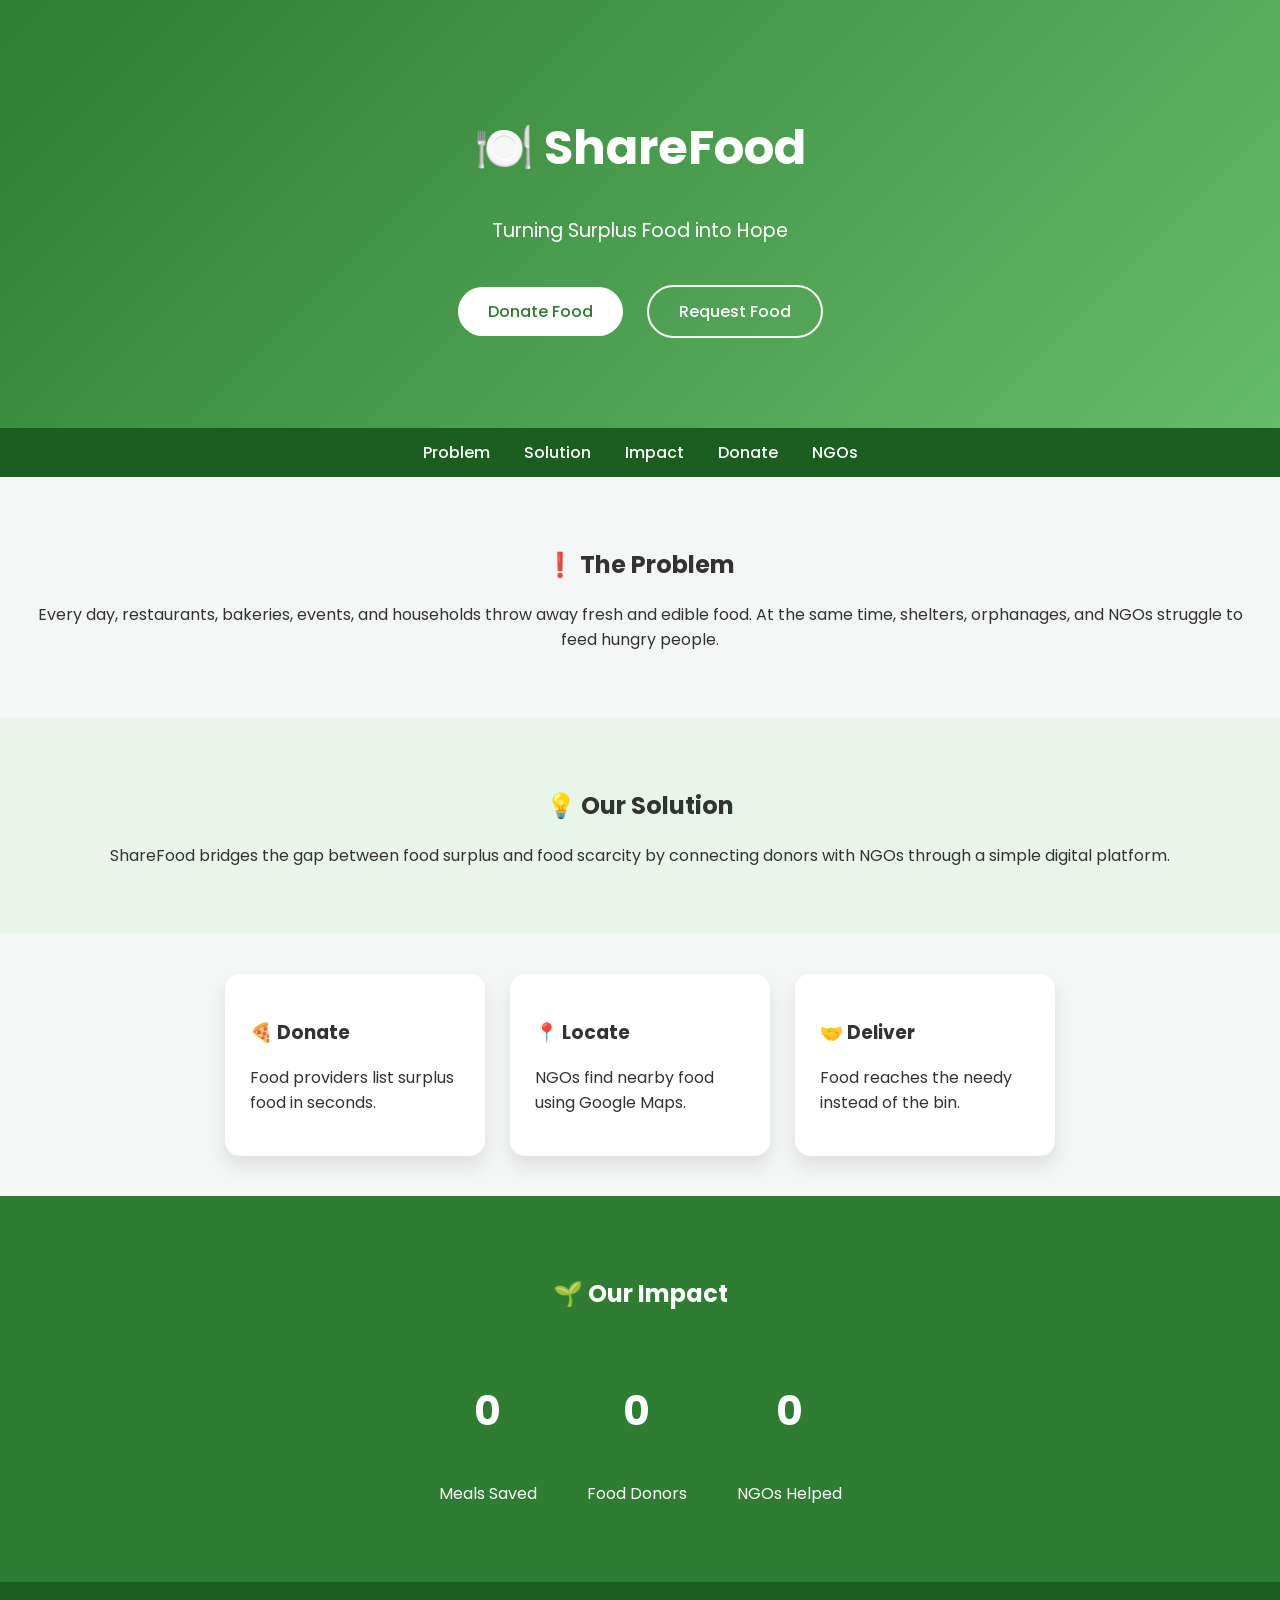
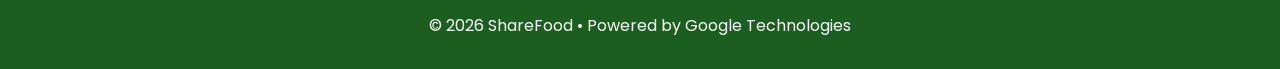
<file: index.html>
<!DOCTYPE html>
<html lang="en">
<head>
    <meta charset="UTF-8">
    <title>ShareFood | Feed People, Not Bins</title>

    <!-- Google Font -->
    <link href="https://fonts.googleapis.com/css2?family=Poppins:wght@300;500;700&display=swap" rel="stylesheet">

    <link rel="stylesheet" href="style.css">
</head>
<body>

<!-- HERO -->
<header class="hero">
    <div class="hero-content">
        <h1>🍽️ ShareFood</h1>
        <p class="tagline">Turning Surplus Food into Hope</p>

        <div class="hero-buttons">
            <a href="donate.html" class="btn primary">Donate Food</a>
            <a href="request.html" class="btn secondary">Request Food</a>
        </div>
    </div>
</header>

<!-- NAV -->
<nav class="navbar">
    <a href="#problem">Problem</a>
    <a href="#solution">Solution</a>
    <a href="#impact">Impact</a>
    <a href="donate.html">Donate</a>
    <a href="request.html">NGOs</a>
</nav>

<!-- PROBLEM -->
<section id="problem" class="section">
    <h2>❗ The Problem</h2>
    <p>
        Every day, restaurants, bakeries, events, and households throw away
        fresh and edible food. At the same time, shelters, orphanages, and NGOs
        struggle to feed hungry people.
    </p>
</section>

<!-- SOLUTION -->
<section id="solution" class="section light">
    <h2>💡 Our Solution</h2>
    <p>
        ShareFood bridges the gap between food surplus and food scarcity by
        connecting donors with NGOs through a simple digital platform.
    </p>
</section>

<!-- HOW IT WORKS -->
<section class="cards">
    <div class="card">
        <h3>🍕 Donate</h3>
        <p>Food providers list surplus food in seconds.</p>
    </div>
    <div class="card">
        <h3>📍 Locate</h3>
        <p>NGOs find nearby food using Google Maps.</p>
    </div>
    <div class="card">
        <h3>🤝 Deliver</h3>
        <p>Food reaches the needy instead of the bin.</p>
    </div>
</section>

<!-- IMPACT -->
<section id="impact" class="impact">
    <h2>🌱 Our Impact</h2>

    <div class="impact-box">
        <div>
            <h3 id="meals">0</h3>
            <p>Meals Saved</p>
        </div>
        <div>
            <h3 id="donors">0</h3>
            <p>Food Donors</p>
        </div>
        <div>
            <h3 id="ngos">0</h3>
            <p>NGOs Helped</p>
        </div>
    </div>
</section>

<footer>
    <p>© 2026 ShareFood • Powered by Google Technologies</p>
</footer>

<script src="script.js"></script>
</body>
</html>
</file>
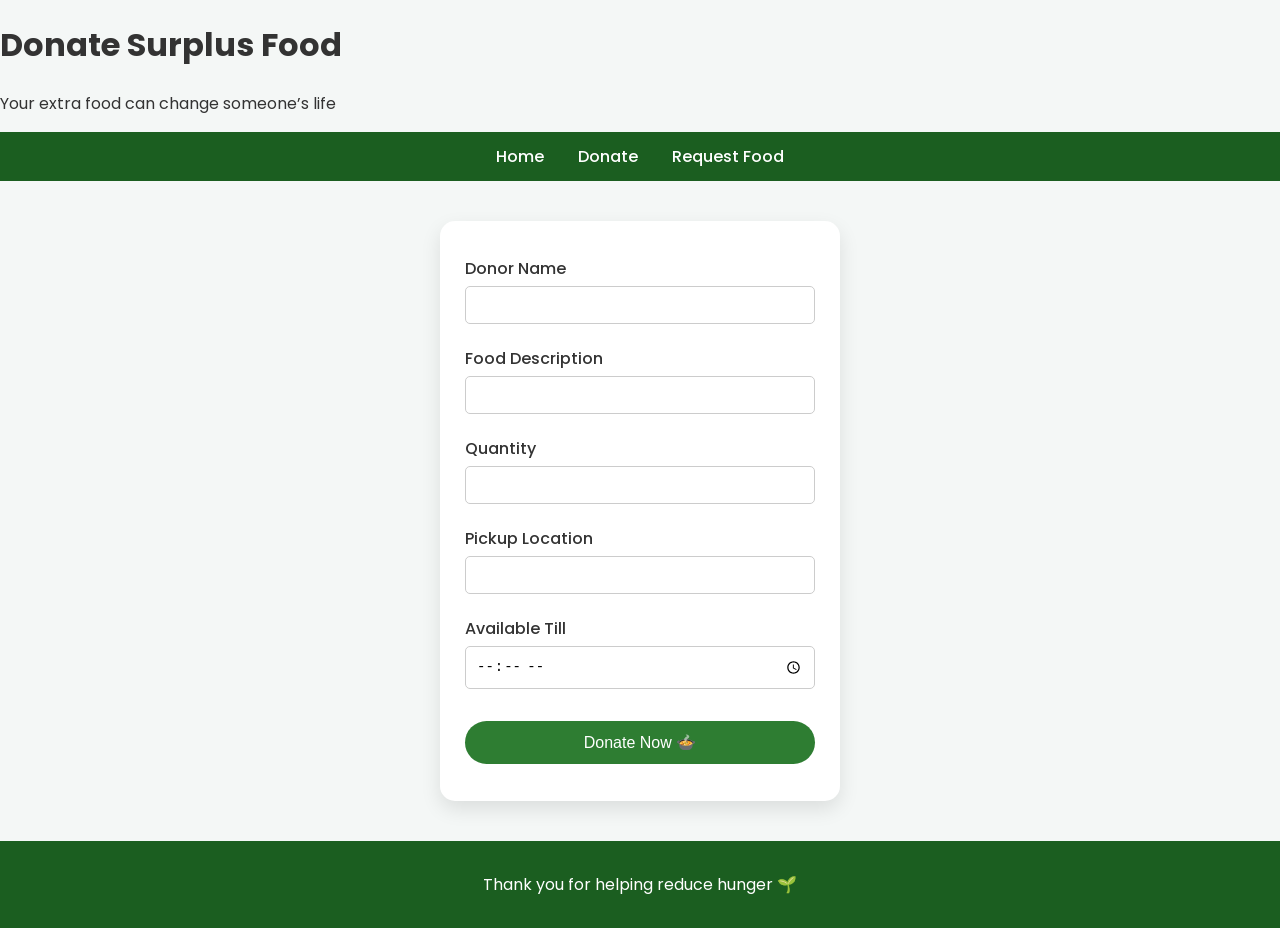
<file: donate.html>
<!DOCTYPE html>
<html lang="en">
<head>
    <meta charset="UTF-8">
    <title>Donate Food | ShareFood</title>

    <!-- Google Font -->
    <link href="https://fonts.googleapis.com/css2?family=Poppins:wght@300;500;700&display=swap" rel="stylesheet">

    <link rel="stylesheet" href="style.css">
</head>
<body>

<!-- PAGE HEADER -->
<header class="page-header">
    <h1>Donate Surplus Food</h1>
    <p>Your extra food can change someone’s life</p>
</header>

<!-- NAV -->
<nav class="navbar">
    <a href="index.html">Home</a>
    <a href="donate.html">Donate</a>
    <a href="request.html">Request Food</a>
</nav>

<!-- DONATION FORM -->
<section class="form-container">
    <form onsubmit="saveDonation(); return false;">
    <label>Donor Name</label>
    <input type="text" id="donor" required>

    <label>Food Description</label>
    <input type="text" id="food" required>

    <label>Quantity</label>
    <input type="text" id="quantity" required>

    <label>Pickup Location</label>
    <input type="text" id="location" required>

    <label>Available Till</label>
    <input type="time" id="time" required>

    <button type="submit">Donate Now 🍲</button>
</form>
</section>

<footer>
    <p>Thank you for helping reduce hunger 🌱</p>
</footer>

<script src="script.js"></script>
</body>
</html>
</file>
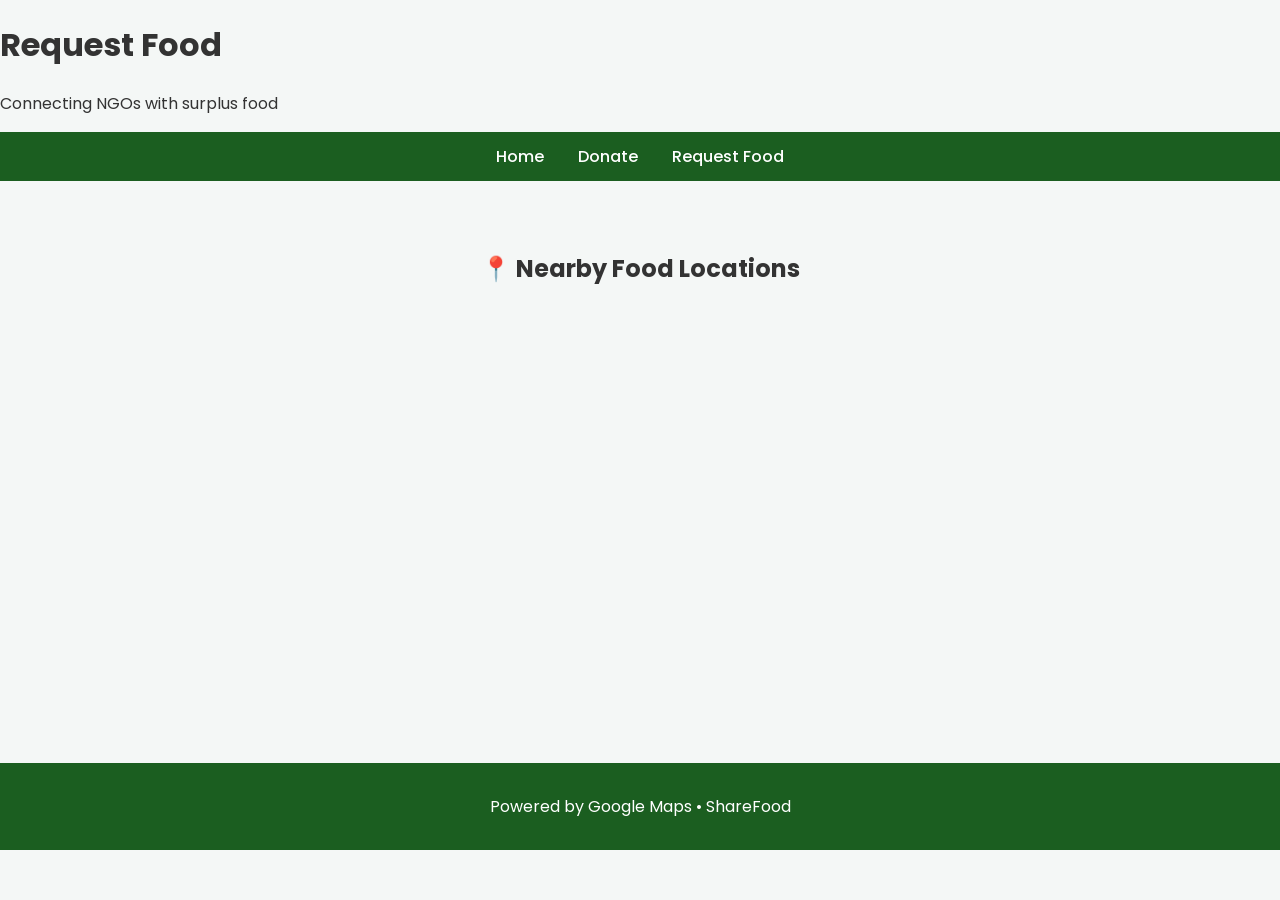
<file: request.html>
<!DOCTYPE html>
<html lang="en">
<head>
    <meta charset="UTF-8">
    <title>Request Food | ShareFood</title>

    <!-- Google Font -->
    <link href="https://fonts.googleapis.com/css2?family=Poppins:wght@300;500;700&display=swap" rel="stylesheet">

    <link rel="stylesheet" href="style.css">
</head>
<body>

<header class="page-header">
    <h1>Request Food</h1>
    <p>Connecting NGOs with surplus food</p>
</header>

<nav class="navbar">
    <a href="index.html">Home</a>
    <a href="donate.html">Donate</a>
    <a href="request.html">Request Food</a>
</nav>

<section class="section">
    <h2>📍 Nearby Food Locations</h2>

    <iframe
        src="https://www.google.com/maps?q=NGO%20near%20me&output=embed"
        width="100%"
        height="320"
        style="border:0; border-radius:15px;"
        loading="lazy">
    </iframe>
</section>

<section class="cards" id="donations">
    <!-- Donation cards will appear here -->
</section>

<footer>
    <p>Powered by Google Maps • ShareFood</p>
</footer>

<script src="script.js"></script>
</body>
</html>
</file>
<file: style.css>
* {
    box-sizing: border-box;
}

body {
    margin: 0;
    font-family: 'Poppins', sans-serif;
    background: #f4f7f6;
    color: #333;
}

/* HERO */
.hero {
    background: linear-gradient(135deg, #2e7d32, #66bb6a);
    color: white;
    padding: 80px 20px;
    text-align: center;
}

.hero h1 {
    font-size: 3rem;
}

.tagline {
    font-size: 1.2rem;
    margin-bottom: 30px;
}

/* BUTTONS */
.hero-buttons .btn {
    padding: 12px 30px;
    border-radius: 30px;
    text-decoration: none;
    font-weight: 500;
    margin: 10px;
    display: inline-block;
}

.btn.primary {
    background: white;
    color: #2e7d32;
}

.btn.secondary {
    border: 2px solid white;
    color: white;
}

/* NAVBAR */
.navbar {
    background: #1b5e20;
    padding: 12px;
    text-align: center;
}

.navbar a {
    color: white;
    margin: 0 15px;
    text-decoration: none;
    font-weight: 500;
}

/* SECTIONS */
.section {
    padding: 50px 20px;
    text-align: center;
}

.section.light {
    background: #e8f5e9;
}

/* CARDS */
.cards {
    display: flex;
    justify-content: center;
    gap: 25px;
    padding: 40px 20px;
    flex-wrap: wrap;
}

.card {
    background: white;
    width: 260px;
    padding: 25px;
    border-radius: 15px;
    box-shadow: 0 10px 20px rgba(0,0,0,0.1);
    transition: transform 0.3s;
}

.card:hover {
    transform: translateY(-8px);
}

/* IMPACT */
.impact {
    background: #2e7d32;
    color: white;
    padding: 60px 20px;
    text-align: center;
}

.impact-box {
    display: flex;
    justify-content: center;
    gap: 50px;
    margin-top: 30px;
}

.impact-box h3 {
    font-size: 2.5rem;
}

/* FOOTER */
footer {
    background: #1b5e20;
    color: white;
    text-align: center;
    padding: 15px;
}

.form-container form {
    display: flex;
    flex-direction: column;
}

.form-container input,
.form-container button {
    margin-bottom: 12px;
}
/* ===== FIX DONATE FORM LAYOUT ===== */

.form-container {
    max-width: 400px;
    margin: 40px auto;
    background: white;
    padding: 25px;
    border-radius: 15px;
    box-shadow: 0 8px 20px rgba(0,0,0,0.1);
}

.form-container form {
    display: flex;
    flex-direction: column;
}

.form-container label {
    margin-top: 10px;
    font-weight: 500;
}

.form-container input {
    padding: 10px;
    margin-top: 5px;
    border-radius: 5px;
    border: 1px solid #ccc;
    font-size: 14px;
}

.form-container button {
    margin-top: 20px;
    padding: 12px;
    background-color: #2e7d32;
    color: white;
    border: none;
    border-radius: 25px;
    font-size: 16px;
    cursor: pointer;
}

.form-container button:hover {
    background-color: #256428;
}
</file>
